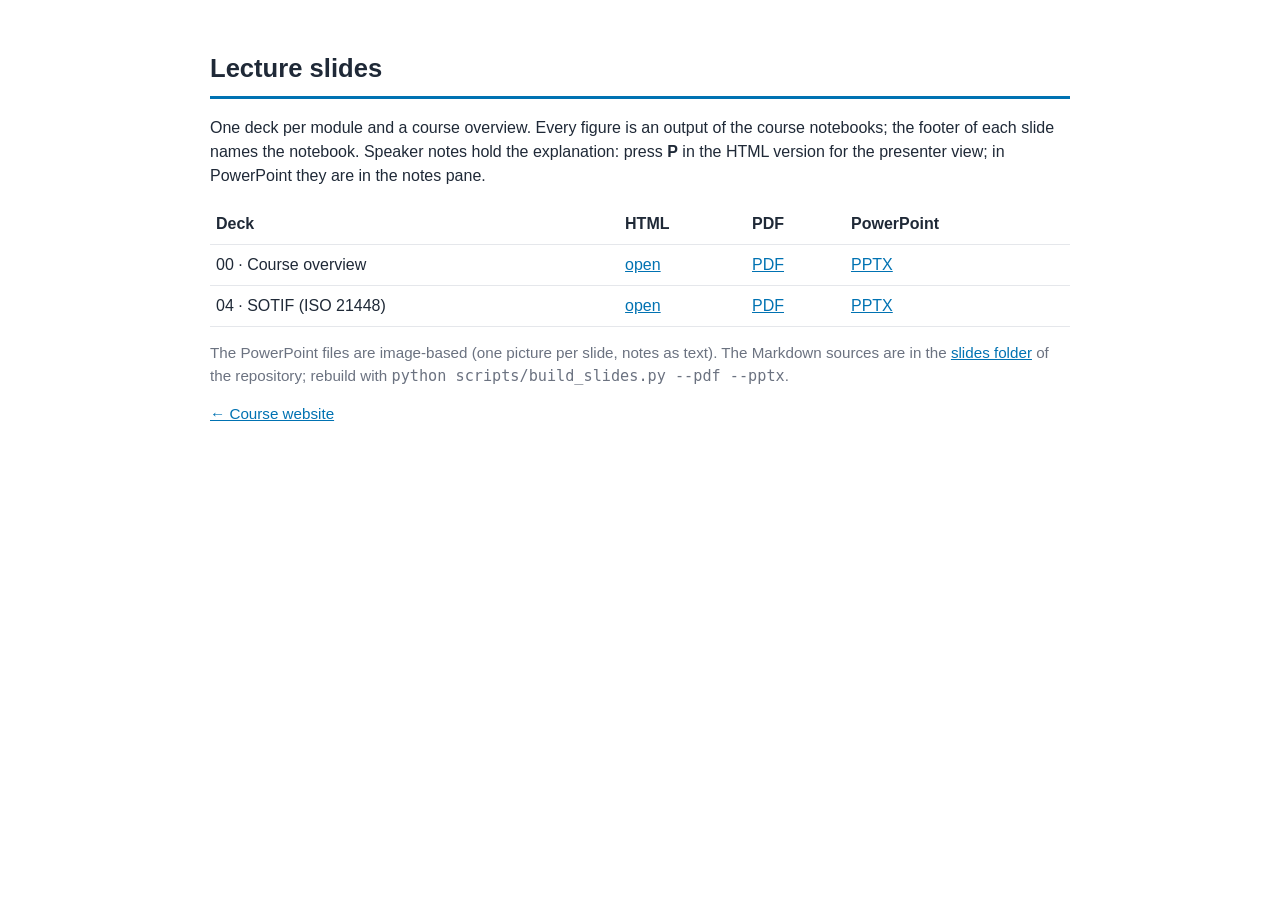
<file: slides/index.html>
<!doctype html>
<html lang="en">
<head>
<meta charset="utf-8">
<meta name="viewport" content="width=device-width, initial-scale=1">
<title>Lecture slides · Autonomous Driving: AI Safety and Security</title>
<style>
  body { font-family: "Segoe UI", "Helvetica Neue", Arial, sans-serif; color: #1f2937; background: #fff;
         max-width: 860px; margin: 0 auto; padding: 32px 16px; line-height: 1.5; }
  h1 { font-size: 1.6rem; border-bottom: 3px solid #0072B2; padding-bottom: 8px; }
  table { border-collapse: collapse; width: 100%; }
  th, td { border-bottom: 1px solid #e5e7eb; padding: 8px 6px; text-align: left; }
  a { color: #0072B2; }
  .muted { color: #6b7280; font-size: 0.95rem; }
</style>
</head>
<body>
<h1>Lecture slides</h1>
<p>One deck per module and a course overview. Every figure is an output of the course notebooks; the footer of
each slide names the notebook. Speaker notes hold the explanation: press <b>P</b> in the HTML version for the
presenter view; in PowerPoint they are in the notes pane.</p>
<table>
  <tr><th>Deck</th><th>HTML</th><th>PDF</th><th>PowerPoint</th></tr>
  <tr><td>00 · Course overview</td><td><a href="00_course_overview.html">open</a></td>
      <td><a href="00_course_overview.pdf">PDF</a></td><td><a href="00_course_overview.pptx">PPTX</a></td></tr>
  <tr><td>04 · SOTIF (ISO 21448)</td><td><a href="04_sotif.html">open</a></td>
      <td><a href="04_sotif.pdf">PDF</a></td><td><a href="04_sotif.pptx">PPTX</a></td></tr>
</table>
<p class="muted">The PowerPoint files are image-based (one picture per slide, notes as text). The Markdown sources
are in the <a href="https://github.com/milinpatel07/Autonomous-Driving_AI-Safety-and-Security/tree/main/slides">slides
folder</a> of the repository; rebuild with <code>python scripts/build_slides.py --pdf --pptx</code>.</p>
<p class="muted"><a href="../">← Course website</a></p>
</body>
</html>
</file>
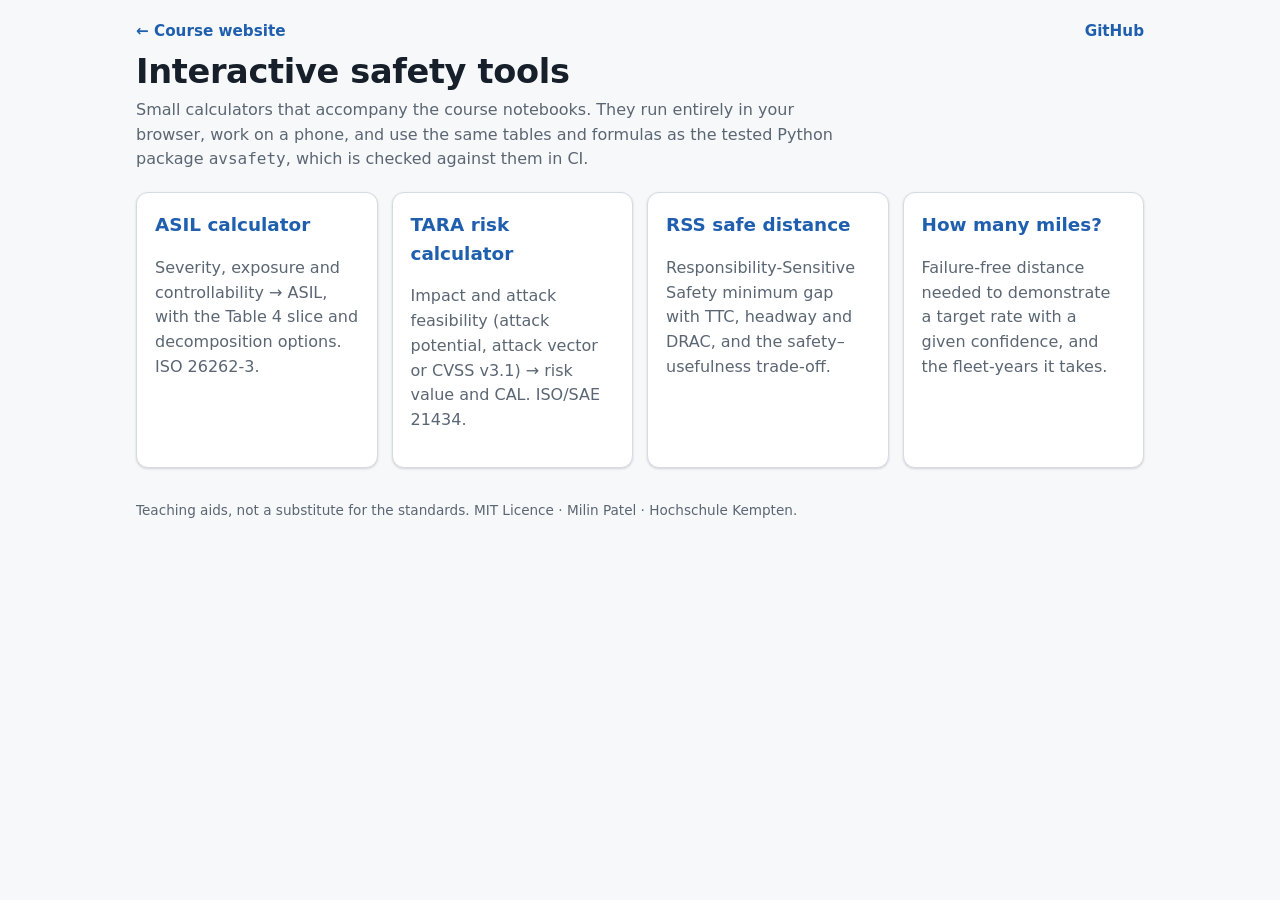
<file: site/tools/index.html>
<!doctype html>
<html lang="en">
<head>
<meta charset="utf-8">
<meta name="viewport" content="width=device-width, initial-scale=1">
<title>AV Safety Tools</title>
<meta name="description" content="Interactive, offline-capable calculators for autonomous-driving safety and security: ASIL, TARA risk and CAL, RSS safe distance, validation mileage.">
<link rel="stylesheet" href="style.css">
</head>
<body>
<div class="wrap">
  <header class="top"><a class="home" href="https://milinpatel07.github.io/Autonomous-Driving_AI-Safety-and-Security/">← Course website</a><a class="home" href="https://github.com/milinpatel07/Autonomous-Driving_AI-Safety-and-Security">GitHub</a></header>
  <h1>Interactive safety tools</h1>
  <p class="lead">Small calculators that accompany the course notebooks. They run entirely in your browser, work on a phone,
  and use the same tables and formulas as the tested Python package <code>avsafety</code>, which is checked against them in CI.</p>
  <div class="tools">
    <a class="card" href="asil.html"><h2>ASIL calculator</h2><p class="muted">Severity, exposure and controllability → ASIL, with the Table 4 slice and decomposition options. ISO 26262-3.</p></a>
    <a class="card" href="tara.html"><h2>TARA risk calculator</h2><p class="muted">Impact and attack feasibility (attack potential, attack vector or CVSS v3.1) → risk value and CAL. ISO/SAE 21434.</p></a>
    <a class="card" href="rss.html"><h2>RSS safe distance</h2><p class="muted">Responsibility-Sensitive Safety minimum gap with TTC, headway and DRAC, and the safety–usefulness trade-off.</p></a>
    <a class="card" href="miles.html"><h2>How many miles?</h2><p class="muted">Failure-free distance needed to demonstrate a target rate with a given confidence, and the fleet-years it takes.</p></a>
  </div>
  <footer>Teaching aids, not a substitute for the standards. MIT Licence · Milin Patel · Hochschule Kempten.</footer>
</div>
</body>
</html>
</file>
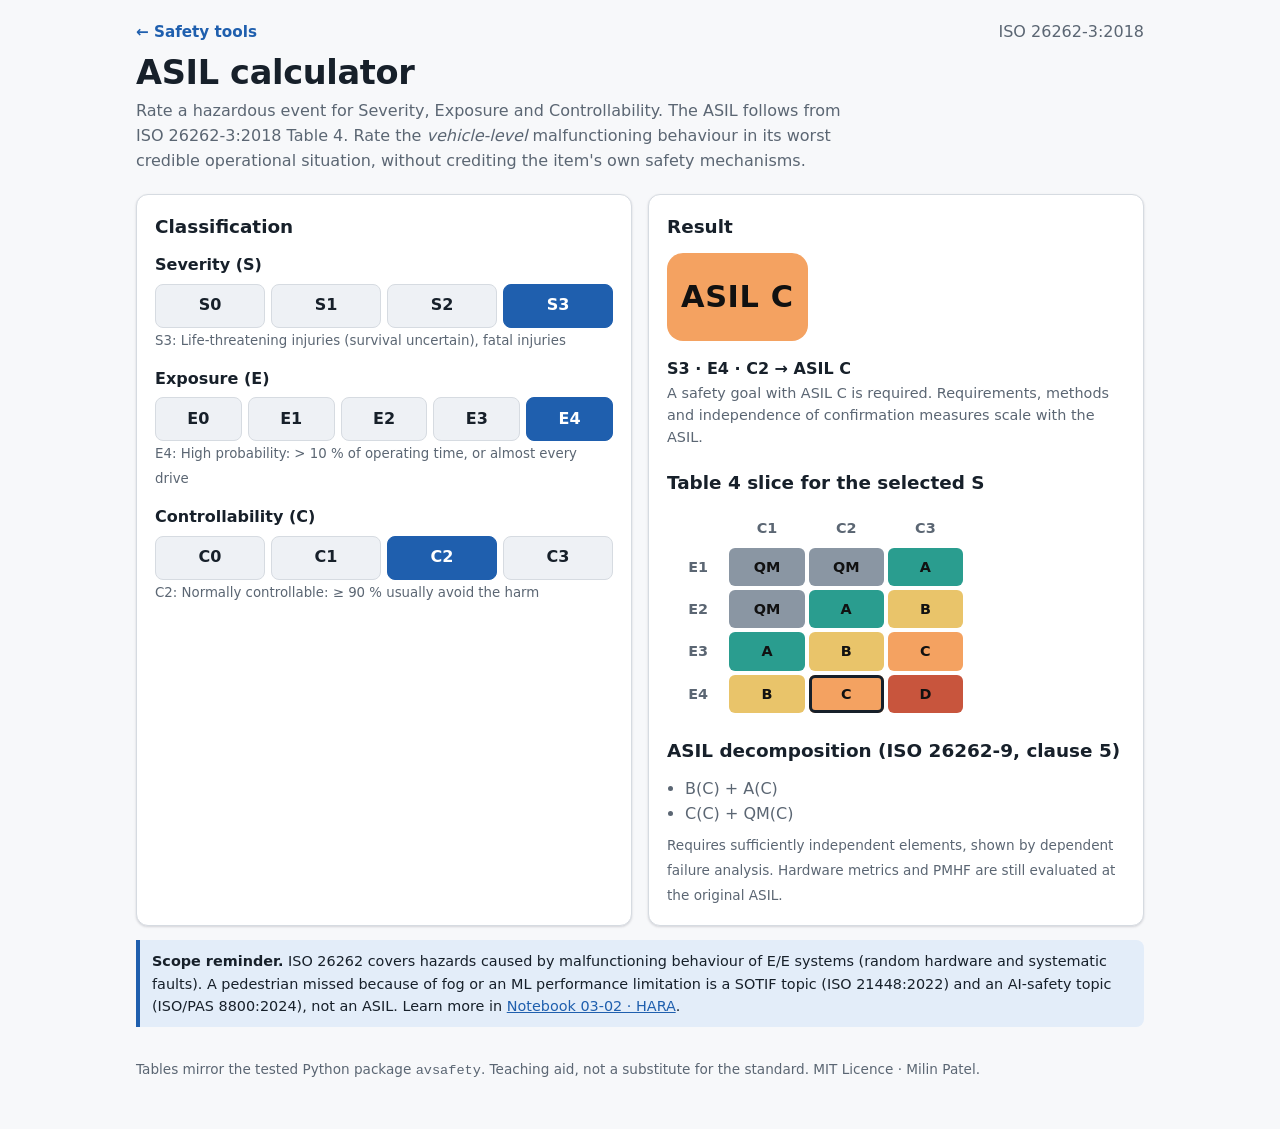
<file: site/tools/asil.html>
<!doctype html>
<html lang="en">
<head>
<meta charset="utf-8">
<meta name="viewport" content="width=device-width, initial-scale=1">
<title>ASIL Calculator</title>
<meta name="description" content="Determine the ASIL of a hazardous event from Severity, Exposure and Controllability (ISO 26262-3:2018 Table 4), with ASIL decomposition options.">
<link rel="stylesheet" href="style.css">
</head>
<body>
<div class="wrap">
  <header class="top"><a class="home" href="index.html">← Safety tools</a><span class="muted">ISO 26262-3:2018</span></header>
  <h1>ASIL calculator</h1>
  <p class="lead">Rate a hazardous event for Severity, Exposure and Controllability. The ASIL follows from
  ISO 26262-3:2018 Table 4. Rate the <em>vehicle-level</em> malfunctioning behaviour in its worst credible
  operational situation, without crediting the item's own safety mechanisms.</p>

  <div class="grid two">
    <section class="card" aria-labelledby="in-h">
      <h2 id="in-h">Classification</h2>
      <div class="field" role="group" aria-labelledby="s-l">
        <span id="s-l" style="display:block;font-weight:600;margin-bottom:6px">Severity (S)</span>
        <div class="seg" data-param="S"></div>
        <small class="muted" id="S-desc"></small>
      </div>
      <div class="field" role="group" aria-labelledby="e-l" style="margin-top:14px">
        <span id="e-l" style="display:block;font-weight:600;margin-bottom:6px">Exposure (E)</span>
        <div class="seg" data-param="E"></div>
        <small class="muted" id="E-desc"></small>
      </div>
      <div class="field" role="group" aria-labelledby="c-l" style="margin-top:14px">
        <span id="c-l" style="display:block;font-weight:600;margin-bottom:6px">Controllability (C)</span>
        <div class="seg" data-param="C"></div>
        <small class="muted" id="C-desc"></small>
      </div>
    </section>

    <section class="card" aria-live="polite" aria-labelledby="out-h">
      <h2 id="out-h">Result</h2>
      <div class="result">
        <div id="badge" class="badge">–</div>
        <div>
          <div id="summary" style="font-weight:600"></div>
          <div id="explain" class="muted" style="font-size:.9rem"></div>
        </div>
      </div>
      <h2 style="margin-top:20px">Table 4 slice for the selected S</h2>
      <div class="table-scroll"><table class="matrix" id="matrix" aria-label="ASIL matrix"></table></div>
      <h2 style="margin-top:20px">ASIL decomposition (ISO 26262-9, clause 5)</h2>
      <div id="decomp" class="muted"></div>
    </section>
  </div>

  <div class="note">
    <b>Scope reminder.</b> ISO 26262 covers hazards caused by malfunctioning behaviour of E/E systems
    (random hardware and systematic faults). A pedestrian missed because of fog or an ML performance
    limitation is a SOTIF topic (ISO 21448:2022) and an AI-safety topic (ISO/PAS 8800:2024), not an ASIL.
    Learn more in <a href="https://github.com/milinpatel07/Autonomous-Driving_AI-Safety-and-Security/blob/main/03_Functional_Safety_ISO26262/02_hara.ipynb">Notebook 03-02 · HARA</a>.
  </div>
  <footer>Tables mirror the tested Python package <code>avsafety</code>. Teaching aid, not a substitute for
  the standard. MIT Licence · Milin Patel.</footer>
</div>
<script src="avsafety.js"></script>
<script>
(function () {
  const D = {
    S: { S0: "No injuries", S1: "Light and moderate injuries", S2: "Severe and life-threatening injuries (survival probable)", S3: "Life-threatening injuries (survival uncertain), fatal injuries" },
    E: { E0: "Incredible", E1: "Very low probability", E2: "Low probability: < 1 % of average operating time, or a few times a year", E3: "Medium probability: 1–10 % of operating time, or once a month or more", E4: "High probability: > 10 % of operating time, or almost every drive" },
    C: { C0: "Controllable in general", C1: "Simply controllable: ≥ 99 % of drivers or other traffic participants usually avoid the harm", C2: "Normally controllable: ≥ 90 % usually avoid the harm", C3: "Difficult to control or uncontrollable: < 90 % avoid the harm" },
  };
  const state = { S: "S3", E: "E4", C: "C2" };
  const params = new URLSearchParams(location.search);
  ["S", "E", "C"].forEach((k) => { const v = (params.get(k) || "").toUpperCase(); if (D[k][v]) state[k] = v; });

  document.querySelectorAll(".seg").forEach((seg) => {
    const k = seg.dataset.param;
    Object.keys(D[k]).forEach((v) => {
      const b = document.createElement("button");
      b.type = "button"; b.textContent = v; b.title = D[k][v];
      b.addEventListener("click", () => { state[k] = v; render(); });
      seg.appendChild(b);
    });
  });

  function render() {
    document.querySelectorAll(".seg").forEach((seg) => {
      seg.querySelectorAll("button").forEach((b) => b.setAttribute("aria-pressed", String(b.textContent === state[seg.dataset.param])));
    });
    ["S", "E", "C"].forEach((k) => (document.getElementById(k + "-desc").textContent = state[k] + ": " + D[k][state[k]]));
    const asil = AVSafety.determineAsil(state.S, state.E, state.C);
    const badge = document.getElementById("badge");
    badge.className = "badge lvl-" + asil;
    badge.textContent = asil === "QM" ? "QM" : "ASIL " + asil;
    document.getElementById("summary").textContent = `${state.S} · ${state.E} · ${state.C} → ${asil === "QM" ? "QM (no ASIL)" : "ASIL " + asil}`;
    const zero = state.S === "S0" || state.E === "E0" || state.C === "C0";
    document.getElementById("explain").textContent = zero
      ? "A class of 0 means no ASIL is assigned; the hazard is handled by quality management."
      : asil === "QM" ? "Risk is low enough that no ASIL is assigned; quality management applies."
      : `A safety goal with ASIL ${asil} is required. Requirements, methods and independence of confirmation measures scale with the ASIL.`;

    const sKey = state.S === "S0" ? "S1" : state.S;
    const t = document.getElementById("matrix");
    let html = "<tr><th></th><th>C1</th><th>C2</th><th>C3</th></tr>";
    ["E1", "E2", "E3", "E4"].forEach((e) => {
      html += `<tr><th>${e}</th>`;
      AVSafety.ASIL_TABLE[sKey][e].forEach((a, i) => {
        const hit = e === state.E && "C" + (i + 1) === state.C && state.S !== "S0";
        html += `<td class="lvl-${a}${hit ? " hit" : ""}">${a}</td>`;
      });
      html += "</tr>";
    });
    t.innerHTML = html;
    t.setAttribute("aria-label", `ASIL matrix for ${sKey}`);

    const dec = document.getElementById("decomp");
    if (asil === "QM") dec.textContent = "Not applicable for QM.";
    else dec.innerHTML = "<ul class='plain'>" + AVSafety.decompositionOptions(asil).map(([a, b]) => `<li>${a} + ${b}</li>`).join("") +
      "</ul><span style='font-size:.85rem'>Requires sufficiently independent elements, shown by dependent failure analysis. Hardware metrics and PMHF are still evaluated at the original ASIL.</span>";

    const q = new URLSearchParams(state).toString();
    history.replaceState(null, "", "?" + q);
  }
  render();
})();
</script>
</body>
</html>
</file>
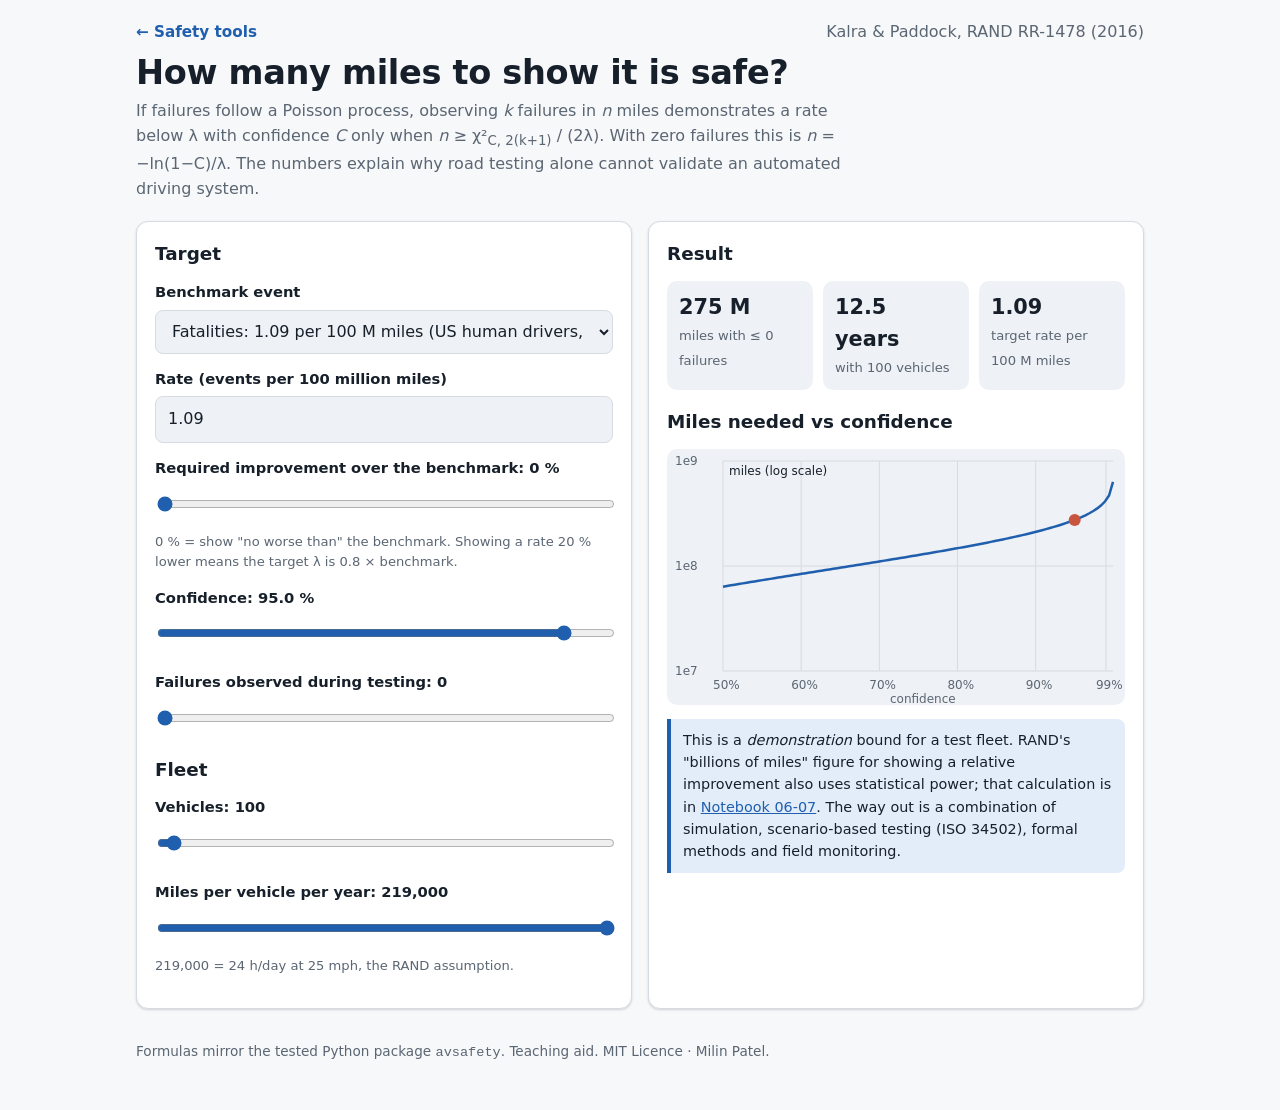
<file: site/tools/miles.html>
<!doctype html>
<html lang="en">
<head>
<meta charset="utf-8">
<meta name="viewport" content="width=device-width, initial-scale=1">
<title>Validation Mileage Calculator</title>
<meta name="description" content="How many failure-free miles are needed to demonstrate a failure rate statistically? Interactive version of the RAND 'Driving to Safety' argument.">
<link rel="stylesheet" href="style.css">
</head>
<body>
<div class="wrap">
  <header class="top"><a class="home" href="index.html">← Safety tools</a><span class="muted">Kalra &amp; Paddock, RAND RR-1478 (2016)</span></header>
  <h1>How many miles to show it is safe?</h1>
  <p class="lead">If failures follow a Poisson process, observing <i>k</i> failures in <i>n</i> miles demonstrates a rate
  below λ with confidence <i>C</i> only when <i>n</i> ≥ χ²<sub>C, 2(k+1)</sub> / (2λ). With zero failures this is
  <i>n</i> = −ln(1−C)/λ. The numbers explain why road testing alone cannot validate an automated driving system.</p>

  <div class="grid two">
    <section class="card">
      <h2>Target</h2>
      <label class="field"><span>Benchmark event</span>
        <select id="preset">
          <option value="1.09e-8" selected>Fatalities: 1.09 per 100 M miles (US human drivers, 2013, as used by RAND)</option>
          <option value="7.7e-7">Injuries: ≈ 77 reported injuries per 100 M miles (US, 2013, BTS)</option>
          <option value="custom">Custom rate…</option>
        </select>
      </label>
      <label class="field" id="custom-wrap" hidden><span>Rate (events per 100 million miles)</span>
        <input type="number" id="custom" value="1.09" min="0.001" step="0.01" inputmode="decimal"></label>
      <label class="field"><span>Required improvement over the benchmark: <output id="o-imp"></output></span>
        <input type="range" id="imp" min="0" max="90" step="5" value="0">
        <small>0 % = show "no worse than" the benchmark. Showing a rate 20 % lower means the target λ is 0.8 × benchmark.</small></label>
      <label class="field"><span>Confidence: <output id="o-conf"></output></span>
        <input type="range" id="conf" min="0.5" max="0.999" step="0.001" value="0.95"></label>
      <label class="field"><span>Failures observed during testing: <output id="o-k"></output></span>
        <input type="range" id="k" min="0" max="20" step="1" value="0"></label>
      <h2>Fleet</h2>
      <label class="field"><span>Vehicles: <output id="o-fleet"></output></span><input type="range" id="fleet" min="1" max="5000" step="1" value="100"></label>
      <label class="field"><span>Miles per vehicle per year: <output id="o-mpy"></output></span>
        <input type="range" id="mpy" min="10000" max="219000" step="1000" value="219000">
        <small>219,000 = 24 h/day at 25 mph, the RAND assumption.</small></label>
    </section>
    <section class="card" aria-live="polite">
      <h2>Result</h2>
      <div class="kpi" id="kpis"></div>
      <h2 style="margin-top:18px">Miles needed vs confidence</h2>
      <canvas id="chart" width="640" height="360" role="img" aria-label="Required miles versus confidence level"></canvas>
      <div class="note">This is a <em>demonstration</em> bound for a test fleet. RAND's "billions of miles" figure for showing a
      relative improvement also uses statistical power; that calculation is in
      <a href="https://github.com/milinpatel07/Autonomous-Driving_AI-Safety-and-Security/blob/main/06_AI_Safety_ISO_PAS_8800/08_statistical_safety_validation.ipynb">Notebook 06-07</a>. The way out is a
      combination of simulation, scenario-based testing (ISO 34502), formal methods and field monitoring.</div>
    </section>
  </div>
  <footer>Formulas mirror the tested Python package <code>avsafety</code>. Teaching aid. MIT Licence · Milin Patel.</footer>
</div>
<script src="avsafety.js"></script>
<script>
(function () {
  const A = AVSafety, $ = (id) => document.getElementById(id);
  const css = (n) => getComputedStyle(document.documentElement).getPropertyValue(n).trim();
  const big = (x) => x >= 1e9 ? (x / 1e9).toFixed(2) + " bn" : x >= 1e6 ? (x / 1e6).toFixed(0) + " M" : Math.round(x).toLocaleString("en-GB");
  ["preset", "custom", "imp", "conf", "k", "fleet", "mpy"].forEach((id) => $(id).addEventListener("input", render));
  window.addEventListener("resize", render);
  function rate() {
    const base = $("preset").value === "custom" ? parseFloat($("custom").value) / 1e8 : parseFloat($("preset").value);
    return base * (1 - parseFloat($("imp").value) / 100);
  }
  function render() {
    $("custom-wrap").hidden = $("preset").value !== "custom";
    const lam = rate(), C = parseFloat($("conf").value), k = parseInt($("k").value, 10);
    const fleet = parseInt($("fleet").value, 10), mpy = parseInt($("mpy").value, 10);
    $("o-imp").textContent = $("imp").value + " %"; $("o-conf").textContent = (C * 100).toFixed(1) + " %";
    $("o-k").textContent = k; $("o-fleet").textContent = fleet.toLocaleString("en-GB"); $("o-mpy").textContent = mpy.toLocaleString("en-GB");
    if (!(lam > 0)) { $("kpis").innerHTML = "<div><b>–</b><span>Enter a positive rate</span></div>"; return; }
    const n = A.milesToDemonstrate(lam, C, k), yrs = A.fleetYears(n, fleet, mpy);
    $("kpis").innerHTML =
      `<div><b>${big(n)}</b><span>miles with ≤ ${k} failure${k === 1 ? "" : "s"}</span></div>` +
      `<div><b>${yrs < 1 ? (yrs * 12).toFixed(1) + " months" : yrs.toFixed(1) + " years"}</b><span>with ${fleet.toLocaleString("en-GB")} vehicles</span></div>` +
      `<div><b>${(lam * 1e8).toPrecision(3)}</b><span>target rate per 100 M miles</span></div>`;
    draw(lam, k, C);
  }
  function draw(lam, k, Csel) {
    const c = $("chart"), dpr = window.devicePixelRatio || 1, w = c.clientWidth || 640, h = Math.round(w * 0.56);
    c.width = w * dpr; c.height = h * dpr; c.style.height = h + "px";
    const g = c.getContext("2d"); g.scale(dpr, dpr);
    const pad = { l: 56, r: 12, t: 12, b: 34 }, W = w - pad.l - pad.r, H = h - pad.t - pad.b;
    const cs = Array.from({ length: 100 }, (_, i) => 0.5 + (i / 99) * 0.499);
    const ns = cs.map((C) => A.milesToDemonstrate(lam, C, k));
    const lo = Math.floor(Math.log10(Math.min(...ns))), hi = Math.ceil(Math.log10(Math.max(...ns)));
    const X = (C) => pad.l + ((C - 0.5) / 0.499) * W, Y = (n) => pad.t + H - ((Math.log10(n) - lo) / Math.max(hi - lo, 1)) * H;
    g.font = "12px system-ui, sans-serif"; g.strokeStyle = css("--border"); g.fillStyle = css("--muted"); g.lineWidth = 1;
    for (let e = lo; e <= hi; e++) { g.beginPath(); g.moveTo(pad.l, Y(10 ** e)); g.lineTo(pad.l + W, Y(10 ** e)); g.stroke(); g.fillText("1e" + e, 8, Y(10 ** e) + 4); }
    [0.5, 0.6, 0.7, 0.8, 0.9, 0.99].forEach((C) => { g.beginPath(); g.moveTo(X(C), pad.t); g.lineTo(X(C), pad.t + H); g.stroke(); g.fillText(Math.round(C * 100) + "%", X(C) - 10, h - 16); });
    g.fillText("confidence", pad.l + W / 2 - 28, h - 2);
    g.beginPath(); g.strokeStyle = css("--accent"); g.lineWidth = 2.5;
    ns.forEach((n, i) => (i ? g.lineTo(X(cs[i]), Y(n)) : g.moveTo(X(cs[i]), Y(n)))); g.stroke();
    const nSel = A.milesToDemonstrate(lam, Csel, k);
    g.beginPath(); g.fillStyle = css("--d"); g.arc(X(Csel), Y(nSel), 6, 0, 2 * Math.PI); g.fill();
    g.fillStyle = css("--text"); g.fillText("miles (log scale)", pad.l + 6, pad.t + 14);
  }
  render();
})();
</script>
</body>
</html>
</file>
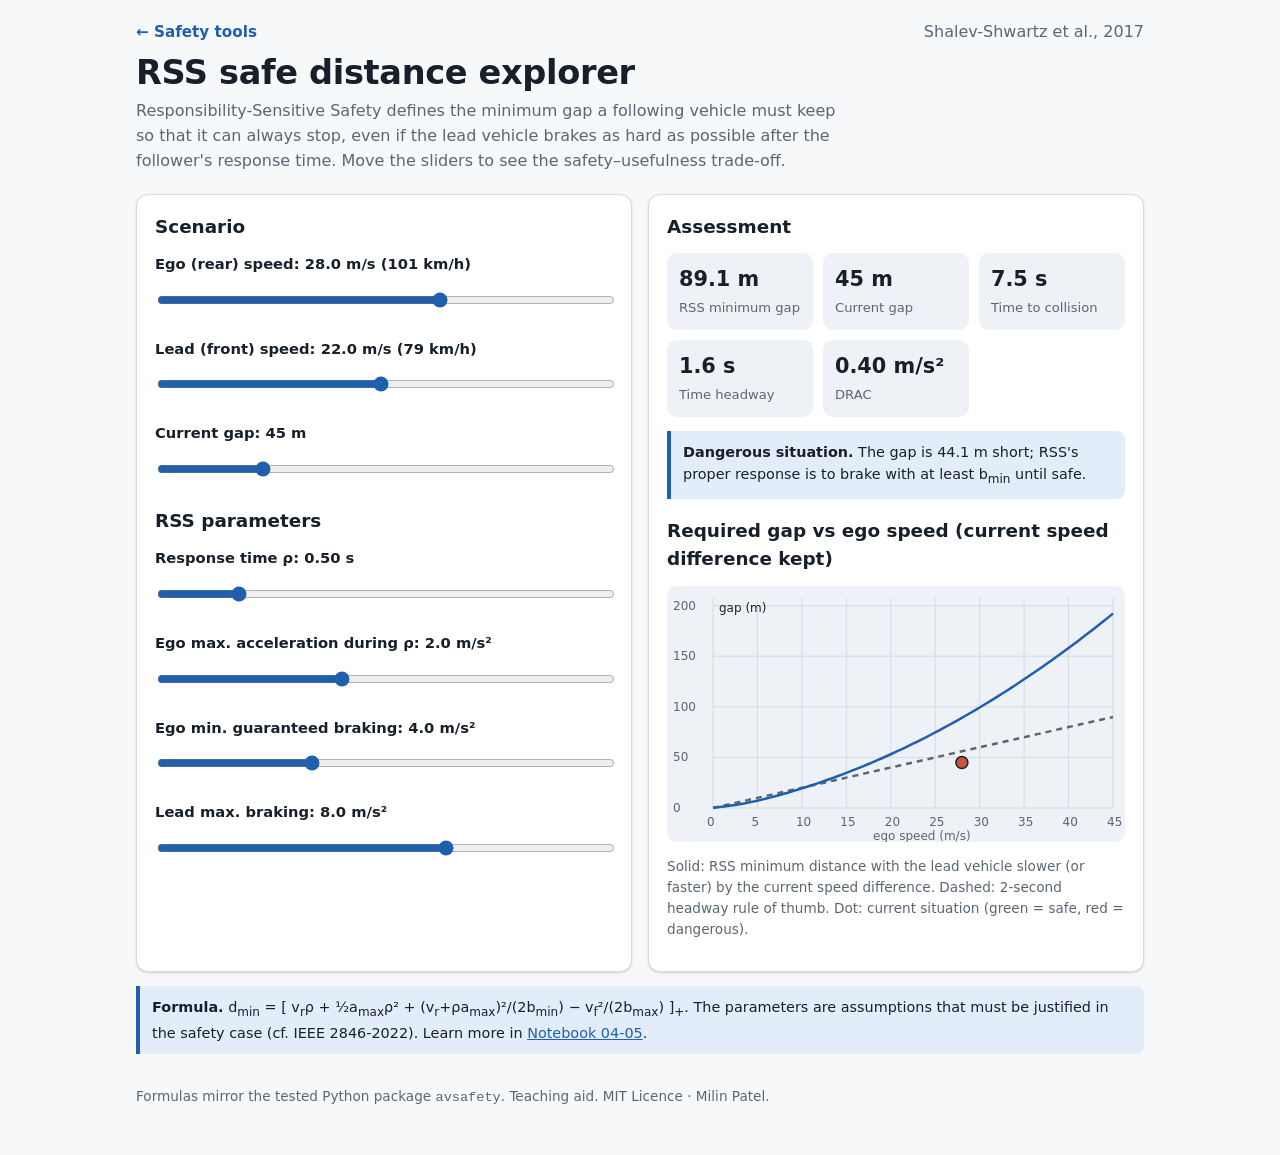
<file: site/tools/rss.html>
<!doctype html>
<html lang="en">
<head>
<meta charset="utf-8">
<meta name="viewport" content="width=device-width, initial-scale=1">
<title>RSS Safe Distance</title>
<meta name="description" content="Explore the Responsibility-Sensitive Safety (RSS) longitudinal safe distance and criticality metrics (TTC, THW, DRAC).">
<link rel="stylesheet" href="style.css">
</head>
<body>
<div class="wrap">
  <header class="top"><a class="home" href="index.html">← Safety tools</a><span class="muted">Shalev-Shwartz et al., 2017</span></header>
  <h1>RSS safe distance explorer</h1>
  <p class="lead">Responsibility-Sensitive Safety defines the minimum gap a following vehicle must keep so that it can
  always stop, even if the lead vehicle brakes as hard as possible after the follower's response time. Move the
  sliders to see the safety–usefulness trade-off.</p>

  <div class="grid two">
    <section class="card">
      <h2>Scenario</h2>
      <label class="field"><span>Ego (rear) speed: <output id="o-vr"></output></span><input type="range" id="vr" min="0" max="45" step="0.5" value="27.8"></label>
      <label class="field"><span>Lead (front) speed: <output id="o-vf"></output></span><input type="range" id="vf" min="0" max="45" step="0.5" value="22.2"></label>
      <label class="field"><span>Current gap: <output id="o-gap"></output></span><input type="range" id="gap" min="1" max="200" step="1" value="45"></label>
      <h2 style="margin-top:8px">RSS parameters</h2>
      <label class="field"><span>Response time ρ: <output id="o-rho"></output></span><input type="range" id="rho" min="0.1" max="2.5" step="0.05" value="0.5"></label>
      <label class="field"><span>Ego max. acceleration during ρ: <output id="o-amax"></output></span><input type="range" id="amax" min="0" max="5" step="0.1" value="2"></label>
      <label class="field"><span>Ego min. guaranteed braking: <output id="o-bmin"></output></span><input type="range" id="bmin" min="1" max="10" step="0.1" value="4"></label>
      <label class="field"><span>Lead max. braking: <output id="o-bmax"></output></span><input type="range" id="bmax" min="1" max="12" step="0.1" value="8"></label>
    </section>
    <section class="card" aria-live="polite">
      <h2>Assessment</h2>
      <div class="kpi" id="kpis"></div>
      <div id="verdict" class="note" style="margin-top:14px"></div>
      <h2 style="margin-top:18px">Required gap vs ego speed (current speed difference kept)</h2>
      <canvas id="chart" width="640" height="360" role="img" aria-label="Chart of RSS minimum distance versus speed compared with a 2-second headway"></canvas>
      <p class="muted" style="font-size:.85rem">Solid: RSS minimum distance with the lead vehicle slower (or faster) by the current speed difference. Dashed: 2-second headway rule of thumb. Dot: current situation (green = safe, red = dangerous).</p>
    </section>
  </div>
  <div class="note"><b>Formula.</b> d<sub>min</sub> = [ v<sub>r</sub>ρ + ½a<sub>max</sub>ρ² + (v<sub>r</sub>+ρa<sub>max</sub>)²/(2b<sub>min</sub>) − v<sub>f</sub>²/(2b<sub>max</sub>) ]<sub>+</sub>.
  The parameters are assumptions that must be justified in the safety case (cf. IEEE 2846-2022). Learn more in
  <a href="https://github.com/milinpatel07/Autonomous-Driving_AI-Safety-and-Security/blob/main/04_SOTIF_ISO21448/05_criticality_metrics_and_rss.ipynb">Notebook 04-05</a>.</div>
  <footer>Formulas mirror the tested Python package <code>avsafety</code>. Teaching aid. MIT Licence · Milin Patel.</footer>
</div>
<script src="avsafety.js"></script>
<script>
(function () {
  const A = AVSafety, $ = (id) => document.getElementById(id);
  const ids = ["vr", "vf", "gap", "rho", "amax", "bmin", "bmax"];
  const fmt = {
    vr: (v) => `${v.toFixed(1)} m/s (${(v * 3.6).toFixed(0)} km/h)`, vf: (v) => `${v.toFixed(1)} m/s (${(v * 3.6).toFixed(0)} km/h)`,
    gap: (v) => `${v.toFixed(0)} m`, rho: (v) => `${v.toFixed(2)} s`, amax: (v) => `${v.toFixed(1)} m/s²`,
    bmin: (v) => `${v.toFixed(1)} m/s²`, bmax: (v) => `${v.toFixed(1)} m/s²`,
  };
  ids.forEach((id) => $(id).addEventListener("input", render));
  window.addEventListener("resize", render);
  const css = (n) => getComputedStyle(document.documentElement).getPropertyValue(n).trim();
  const fmtT = (t) => (isFinite(t) ? t.toFixed(1) + " s" : "∞");

  function render() {
    const p = {}; ids.forEach((id) => { p[id] = parseFloat($(id).value); $("o-" + id).textContent = fmt[id](p[id]); });
    const dmin = A.rssSafeLongitudinalDistance(p.vr, p.vf, p.rho, p.amax, p.bmin, p.bmax);
    const ttc = A.timeToCollision(p.gap, p.vr, p.vf), thw = A.timeHeadway(p.gap, p.vr), dr = A.drac(p.gap, p.vr, p.vf);
    $("kpis").innerHTML =
      `<div><b>${dmin.toFixed(1)} m</b><span>RSS minimum gap</span></div>` +
      `<div><b>${p.gap.toFixed(0)} m</b><span>Current gap</span></div>` +
      `<div><b>${fmtT(ttc)}</b><span>Time to collision</span></div>` +
      `<div><b>${fmtT(thw)}</b><span>Time headway</span></div>` +
      `<div><b>${dr.toFixed(2)} m/s²</b><span>DRAC</span></div>`;
    const safe = p.gap >= dmin;
    $("verdict").innerHTML = safe
      ? `<b>Safe longitudinal distance.</b> The gap exceeds the RSS minimum by ${(p.gap - dmin).toFixed(1)} m.`
      : `<b>Dangerous situation.</b> The gap is ${(dmin - p.gap).toFixed(1)} m short; RSS's proper response is to brake with at least b<sub>min</sub> until safe.`;
    draw(p, dmin);
  }

  function draw(p, dmin) {
    const c = $("chart"), dpr = window.devicePixelRatio || 1, w = c.clientWidth || 640, h = Math.round(w * 0.56);
    c.width = w * dpr; c.height = h * dpr; c.style.height = h + "px";
    const g = c.getContext("2d"); g.scale(dpr, dpr);
    const pad = { l: 46, r: 12, t: 12, b: 34 }, W = w - pad.l - pad.r, H = h - pad.t - pad.b;
    const vmax = 45, speeds = Array.from({ length: 91 }, (_, i) => i * 0.5);
    const dv = p.vr - p.vf;
    const rss = speeds.map((v) => A.rssSafeLongitudinalDistance(v, Math.max(v - dv, 0), p.rho, p.amax, p.bmin, p.bmax));
    const two = speeds.map((v) => 2 * v);
    const dmaxPlot = Math.max(...rss, ...two, p.gap, dmin) * 1.08;
    const X = (v) => pad.l + (v / vmax) * W, Y = (d) => pad.t + H - (d / dmaxPlot) * H;
    const text = css("--text"), muted = css("--muted"), border = css("--border");
    g.font = "12px system-ui, sans-serif"; g.strokeStyle = border; g.fillStyle = muted; g.lineWidth = 1;
    for (let v = 0; v <= vmax; v += 5) { g.beginPath(); g.moveTo(X(v), pad.t); g.lineTo(X(v), pad.t + H); g.stroke(); g.fillText(String(v), X(v) - 6, h - 16); }
    const step = Math.pow(10, Math.floor(Math.log10(dmaxPlot))) / (dmaxPlot / Math.pow(10, Math.floor(Math.log10(dmaxPlot))) < 3 ? 2 : 1);
    for (let d = 0; d <= dmaxPlot; d += step) { g.beginPath(); g.moveTo(pad.l, Y(d)); g.lineTo(pad.l + W, Y(d)); g.stroke(); g.fillText(String(Math.round(d)), 6, Y(d) + 4); }
    g.fillText("ego speed (m/s)", pad.l + W / 2 - 40, h - 2);
    g.save(); g.translate(12, pad.t + H / 2 + 30); g.rotate(-Math.PI / 2); g.restore();
    const line = (arr, color, dash) => { g.beginPath(); g.setLineDash(dash); g.strokeStyle = color; g.lineWidth = 2.5;
      arr.forEach((d, i) => (i ? g.lineTo(X(speeds[i]), Y(d)) : g.moveTo(X(speeds[i]), Y(d)))); g.stroke(); g.setLineDash([]); };
    line(two, muted, [6, 5]);
    line(rss, css("--accent"), []);
    g.beginPath(); g.fillStyle = p.gap >= dmin ? css("--a") : css("--d"); g.strokeStyle = text; g.lineWidth = 1.5;
    g.arc(X(Math.min(p.vr, vmax)), Y(p.gap), 6, 0, 2 * Math.PI); g.fill(); g.stroke();
    g.fillStyle = text; g.fillText("gap (m)", pad.l + 6, pad.t + 14);
  }
  render();
})();
</script>
</body>
</html>
</file>
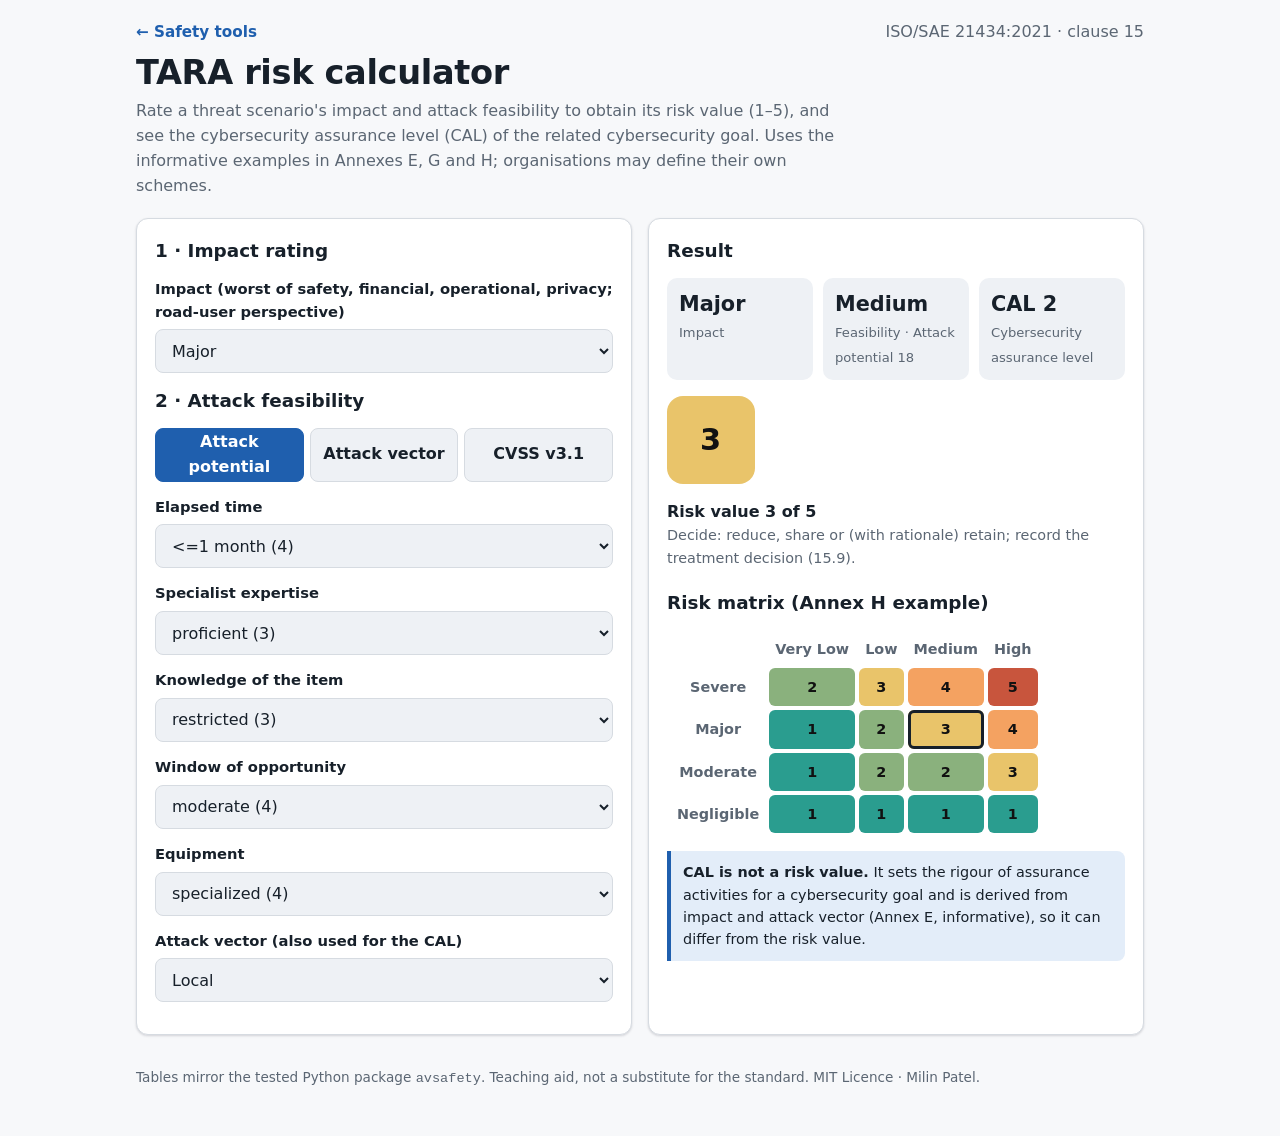
<file: site/tools/tara.html>
<!doctype html>
<html lang="en">
<head>
<meta charset="utf-8">
<meta name="viewport" content="width=device-width, initial-scale=1">
<title>TARA Risk Calculator</title>
<meta name="description" content="ISO/SAE 21434 threat analysis: attack feasibility (attack potential, attack vector or CVSS v3.1), risk value and CAL.">
<link rel="stylesheet" href="style.css">
</head>
<body>
<div class="wrap">
  <header class="top"><a class="home" href="index.html">← Safety tools</a><span class="muted">ISO/SAE 21434:2021 · clause 15</span></header>
  <h1>TARA risk calculator</h1>
  <p class="lead">Rate a threat scenario's impact and attack feasibility to obtain its risk value (1–5), and see the
  cybersecurity assurance level (CAL) of the related cybersecurity goal. Uses the informative examples in
  Annexes E, G and H; organisations may define their own schemes.</p>

  <div class="grid two">
    <section class="card">
      <h2>1 · Impact rating</h2>
      <label class="field"><span>Impact (worst of safety, financial, operational, privacy; road-user perspective)</span>
        <select id="impact">
          <option>Severe</option><option selected>Major</option><option>Moderate</option><option>Negligible</option>
        </select>
      </label>

      <h2>2 · Attack feasibility</h2>
      <div class="seg" id="method" role="group" aria-label="Feasibility rating approach">
        <button type="button" data-m="potential" aria-pressed="true">Attack potential</button>
        <button type="button" data-m="vector" aria-pressed="false">Attack vector</button>
        <button type="button" data-m="cvss" aria-pressed="false">CVSS v3.1</button>
      </div>

      <div id="m-potential" style="margin-top:14px">
        <label class="field"><span>Elapsed time</span><select id="f-time"></select></label>
        <label class="field"><span>Specialist expertise</span><select id="f-exp"></select></label>
        <label class="field"><span>Knowledge of the item</span><select id="f-know"></select></label>
        <label class="field"><span>Window of opportunity</span><select id="f-win"></select></label>
        <label class="field"><span>Equipment</span><select id="f-eq"></select></label>
      </div>
      <div id="m-vector" hidden style="margin-top:14px">
        <p class="muted" style="margin-top:0">Annex G.4: the attack vector alone sets feasibility (Network → High … Physical → Very Low).</p>
      </div>
      <div id="m-cvss" hidden style="margin-top:14px">
        <label class="field"><span>CVSS v3.1 vector</span>
          <input type="text" id="cvss" value="CVSS:3.1/AV:N/AC:L/PR:N/UI:N/S:U/C:H/I:H/A:H" spellcheck="false" autocomplete="off">
          <small>Only the exploitability sub-score feeds feasibility (Annex G.3). The base score is shown for reference.</small>
        </label>
      </div>

      <label class="field" style="margin-top:14px"><span>Attack vector (also used for the CAL)</span>
        <select id="vector"><option>Network</option><option>Adjacent</option><option selected>Local</option><option>Physical</option></select>
      </label>
    </section>

    <section class="card" aria-live="polite">
      <h2>Result</h2>
      <div class="kpi" id="kpis"></div>
      <div class="result" style="margin-top:16px">
        <div id="risk" class="badge">–</div>
        <div><div style="font-weight:600" id="risk-text"></div><div class="muted" id="treat" style="font-size:.9rem"></div></div>
      </div>
      <h2 style="margin-top:20px">Risk matrix (Annex H example)</h2>
      <div class="table-scroll"><table class="matrix" id="rm" aria-label="Risk matrix"></table></div>
      <div class="note"><b>CAL is not a risk value.</b> It sets the rigour of assurance activities for a
      cybersecurity goal and is derived from impact and attack vector (Annex E, informative), so it can differ
      from the risk value.</div>
    </section>
  </div>
  <footer>Tables mirror the tested Python package <code>avsafety</code>. Teaching aid, not a substitute for the
  standard. MIT Licence · Milin Patel.</footer>
</div>
<script src="avsafety.js"></script>
<script>
(function () {
  const A = AVSafety, $ = (id) => document.getElementById(id);
  const fill = (sel, obj, def) => { Object.keys(obj).forEach((k) => { const o = new Option(`${k}  (${obj[k]})`, k); if (k === def) o.selected = true; sel.add(o); }); };
  fill($("f-time"), A.ELAPSED_TIME, "<=1 month"); fill($("f-exp"), A.EXPERTISE, "proficient");
  fill($("f-know"), A.KNOWLEDGE, "restricted"); fill($("f-win"), A.WINDOW, "moderate"); fill($("f-eq"), A.EQUIPMENT, "specialized");
  let method = "potential";
  $("method").querySelectorAll("button").forEach((b) => b.addEventListener("click", () => {
    method = b.dataset.m;
    $("method").querySelectorAll("button").forEach((x) => x.setAttribute("aria-pressed", String(x === b)));
    ["potential", "vector", "cvss"].forEach((m) => ($("m-" + m).hidden = m !== method));
    render();
  }));
  document.querySelectorAll("select, input").forEach((el) => el.addEventListener("input", render));

  const AVMAP = { N: "Network", A: "Adjacent", L: "Local", P: "Physical" };
  function render() {
    const impact = $("impact").value;
    let feas, detail = "", base = null;
    if (method === "potential") {
      const ap = A.attackPotential($("f-time").value, $("f-exp").value, $("f-know").value, $("f-win").value, $("f-eq").value);
      feas = A.feasibilityFromPotential(ap); detail = `Attack potential ${ap}`;
    } else if (method === "vector") {
      feas = A.FEASIBILITY_FROM_VECTOR[$("vector").value]; detail = `Vector: ${$("vector").value}`;
    } else {
      try {
        const v = $("cvss").value.trim();
        const p = {}; v.split("/").filter((s) => !s.startsWith("CVSS")).forEach((s) => { const [k, x] = s.split(":"); p[k] = x; });
        const e = A.cvss31Exploitability(p.AV, p.AC, p.PR, p.UI, p.S);
        if (!isFinite(e)) throw new Error();
        base = A.cvss31BaseScore(v); feas = A.feasibilityFromCvssExploitability(e);
        detail = `Exploitability ${e.toFixed(2)}`;
        if (AVMAP[p.AV] && $("vector").value !== AVMAP[p.AV]) $("vector").value = AVMAP[p.AV];
        $("cvss").removeAttribute("aria-invalid");
      } catch (err) { $("cvss").setAttribute("aria-invalid", "true"); feas = "Very Low"; detail = "Invalid vector"; }
    }
    const risk = A.riskValue(impact, feas);
    const cal = A.determineCal(impact, $("vector").value);
    $("kpis").innerHTML =
      `<div><b>${impact}</b><span>Impact</span></div>` +
      `<div><b>${feas}</b><span>Feasibility · ${detail}</span></div>` +
      `<div><b>${cal === null ? "–" : "CAL " + cal}</b><span>Cybersecurity assurance level</span></div>` +
      (base !== null ? `<div><b>${base.toFixed(1)}</b><span>CVSS v3.1 base score</span></div>` : "");
    const r = $("risk"); r.className = "badge r" + risk; r.textContent = risk;
    $("risk-text").textContent = `Risk value ${risk} of 5`;
    $("treat").textContent = risk >= 4 ? "Typically: reduce the risk (cybersecurity goal + controls) — record the treatment decision (15.9)."
      : risk === 3 ? "Decide: reduce, share or (with rationale) retain; record the treatment decision (15.9)."
      : "Often retained with rationale or a cybersecurity claim; still record the decision (15.9).";
    let h = "<tr><th></th>" + ["Very Low", "Low", "Medium", "High"].map((f) => `<th>${f}</th>`).join("") + "</tr>";
    ["Severe", "Major", "Moderate", "Negligible"].forEach((imp) => {
      h += `<tr><th>${imp}</th>` + ["Very Low", "Low", "Medium", "High"].map((f) => {
        const v = A.riskValue(imp, f); return `<td class="r${v}${imp === impact && f === feas ? " hit" : ""}">${v}</td>`;
      }).join("") + "</tr>";
    });
    $("rm").innerHTML = h;
  }
  render();
})();
</script>
</body>
</html>
</file>
<file: site/tools/style.css>
/* Shared styles for the interactive safety tools. Mobile-first, light/dark aware. */
:root {
  --bg: #f7f8fa;
  --surface: #ffffff;
  --surface-2: #eef1f5;
  --text: #17202a;
  --muted: #5b6673;
  --border: #d6dbe1;
  --accent: #1f5fae;
  --accent-soft: #e3edf9;
  --focus: #f0a500;
  /* ASIL / risk scale (colour-blind friendly ordering, also labelled in text) */
  --qm: #8a96a3;
  --a: #2a9d8f;
  --b: #e9c46a;
  --c: #f4a261;
  --d: #c8553d;
  --r1: #2a9d8f; --r2: #8ab17d; --r3: #e9c46a; --r4: #f4a261; --r5: #c8553d;
  --radius: 12px;
  --shadow: 0 1px 2px rgba(16, 24, 40, .06), 0 1px 3px rgba(16, 24, 40, .10);
  font-size: 16px;
}
@media (prefers-color-scheme: dark) {
  :root:not([data-theme="light"]) {
    --bg: #0f141a; --surface: #161d25; --surface-2: #1d2631; --text: #e6ebf0; --muted: #9aa7b4;
    --border: #2b3643; --accent: #6aa7f0; --accent-soft: #1c2b3d;
    --shadow: none;
  }
}
:root[data-theme="dark"] {
  --bg: #0f141a; --surface: #161d25; --surface-2: #1d2631; --text: #e6ebf0; --muted: #9aa7b4;
  --border: #2b3643; --accent: #6aa7f0; --accent-soft: #1c2b3d; --shadow: none;
}
* { box-sizing: border-box; }
html { -webkit-text-size-adjust: 100%; }
body {
  margin: 0; background: var(--bg); color: var(--text);
  font-family: system-ui, -apple-system, "Segoe UI", Roboto, "Helvetica Neue", Arial, sans-serif;
  line-height: 1.55;
}
a { color: var(--accent); }
.wrap { max-width: 1040px; margin: 0 auto; padding: 20px 16px 48px; }
header.top { display: flex; align-items: center; justify-content: space-between; gap: 12px; flex-wrap: wrap; margin-bottom: 8px; }
header.top a.home { text-decoration: none; font-weight: 600; font-size: .95rem; }
h1 { font-size: clamp(1.45rem, 3.8vw, 2.1rem); line-height: 1.2; margin: 8px 0 6px; letter-spacing: -.01em; }
h2 { font-size: 1.15rem; margin: 0 0 12px; }
p.lead { color: var(--muted); margin: 0 0 20px; max-width: 70ch; }
.grid { display: grid; gap: 16px; grid-template-columns: 1fr; }
@media (min-width: 820px) { .grid.two { grid-template-columns: minmax(0, 1fr) minmax(0, 1fr); } }
.card {
  background: var(--surface); border: 1px solid var(--border); border-radius: var(--radius);
  padding: 18px; box-shadow: var(--shadow); min-width: 0;
}
label.field { display: block; margin-bottom: 14px; }
label.field > span { display: block; font-weight: 600; font-size: .92rem; margin-bottom: 6px; }
label.field small { display: block; color: var(--muted); font-weight: 400; margin-top: 4px; font-size: .82rem; }
select, input[type="number"], input[type="text"] {
  width: 100%; font: inherit; color: var(--text); background: var(--surface-2);
  border: 1px solid var(--border); border-radius: 8px; padding: 10px 12px; min-height: 44px;
}
input[type="range"] { width: 100%; accent-color: var(--accent); min-height: 32px; }
:focus-visible { outline: 3px solid var(--focus); outline-offset: 2px; }
.seg { display: grid; grid-auto-flow: column; grid-auto-columns: 1fr; gap: 6px; }
.seg button {
  font: inherit; font-weight: 600; min-height: 44px; border-radius: 8px; cursor: pointer;
  border: 1px solid var(--border); background: var(--surface-2); color: var(--text);
}
.seg button[aria-pressed="true"] { background: var(--accent); border-color: var(--accent); color: #fff; }
.result { display: flex; align-items: center; gap: 16px; flex-wrap: wrap; }
.badge {
  display: inline-flex; align-items: center; justify-content: center; min-width: 88px; height: 88px; padding: 0 14px;
  border-radius: 16px; font-weight: 800; font-size: 1.9rem; color: #111; letter-spacing: .02em;
}
.badge.small { min-width: 56px; height: 44px; font-size: 1.1rem; border-radius: 10px; }
.lvl-QM { background: var(--qm); } .lvl-A { background: var(--a); } .lvl-B { background: var(--b); }
.lvl-C { background: var(--c); } .lvl-D { background: var(--d); color: #fff; }
.r1 { background: var(--r1); } .r2 { background: var(--r2); } .r3 { background: var(--r3); }
.r4 { background: var(--r4); } .r5 { background: var(--r5); color: #fff; }
.muted { color: var(--muted); }
.kpi { display: grid; grid-template-columns: repeat(auto-fit, minmax(140px, 1fr)); gap: 10px; }
.kpi div { background: var(--surface-2); border-radius: 10px; padding: 10px 12px; }
.kpi b { display: block; font-size: 1.3rem; }
.kpi span { color: var(--muted); font-size: .82rem; }
.table-scroll { overflow-x: auto; -webkit-overflow-scrolling: touch; }
table.matrix { border-collapse: separate; border-spacing: 4px; font-size: .9rem; min-width: 300px; }
table.matrix th { font-weight: 600; color: var(--muted); padding: 4px 6px; text-align: center; }
table.matrix td { text-align: center; font-weight: 700; border-radius: 6px; padding: 8px 6px; min-width: 44px; color: #111; }
table.matrix td.hit { outline: 3px solid var(--text); outline-offset: -3px; }
ul.plain { padding-left: 18px; margin: 6px 0; }
.note {
  border-left: 4px solid var(--accent); background: var(--accent-soft); padding: 10px 12px; border-radius: 0 8px 8px 0;
  font-size: .9rem; margin-top: 14px;
}
canvas { width: 100%; height: auto; display: block; background: var(--surface-2); border-radius: 10px; }
.tools { display: grid; gap: 14px; grid-template-columns: repeat(auto-fit, minmax(230px, 1fr)); }
.tools a.card { text-decoration: none; color: inherit; display: block; transition: transform .12s ease; }
.tools a.card:hover { transform: translateY(-2px); border-color: var(--accent); }
.tools a.card h2 { color: var(--accent); }
footer { margin-top: 32px; color: var(--muted); font-size: .85rem; }
@media (prefers-reduced-motion: reduce) { * { transition: none !important; } }
</file>
